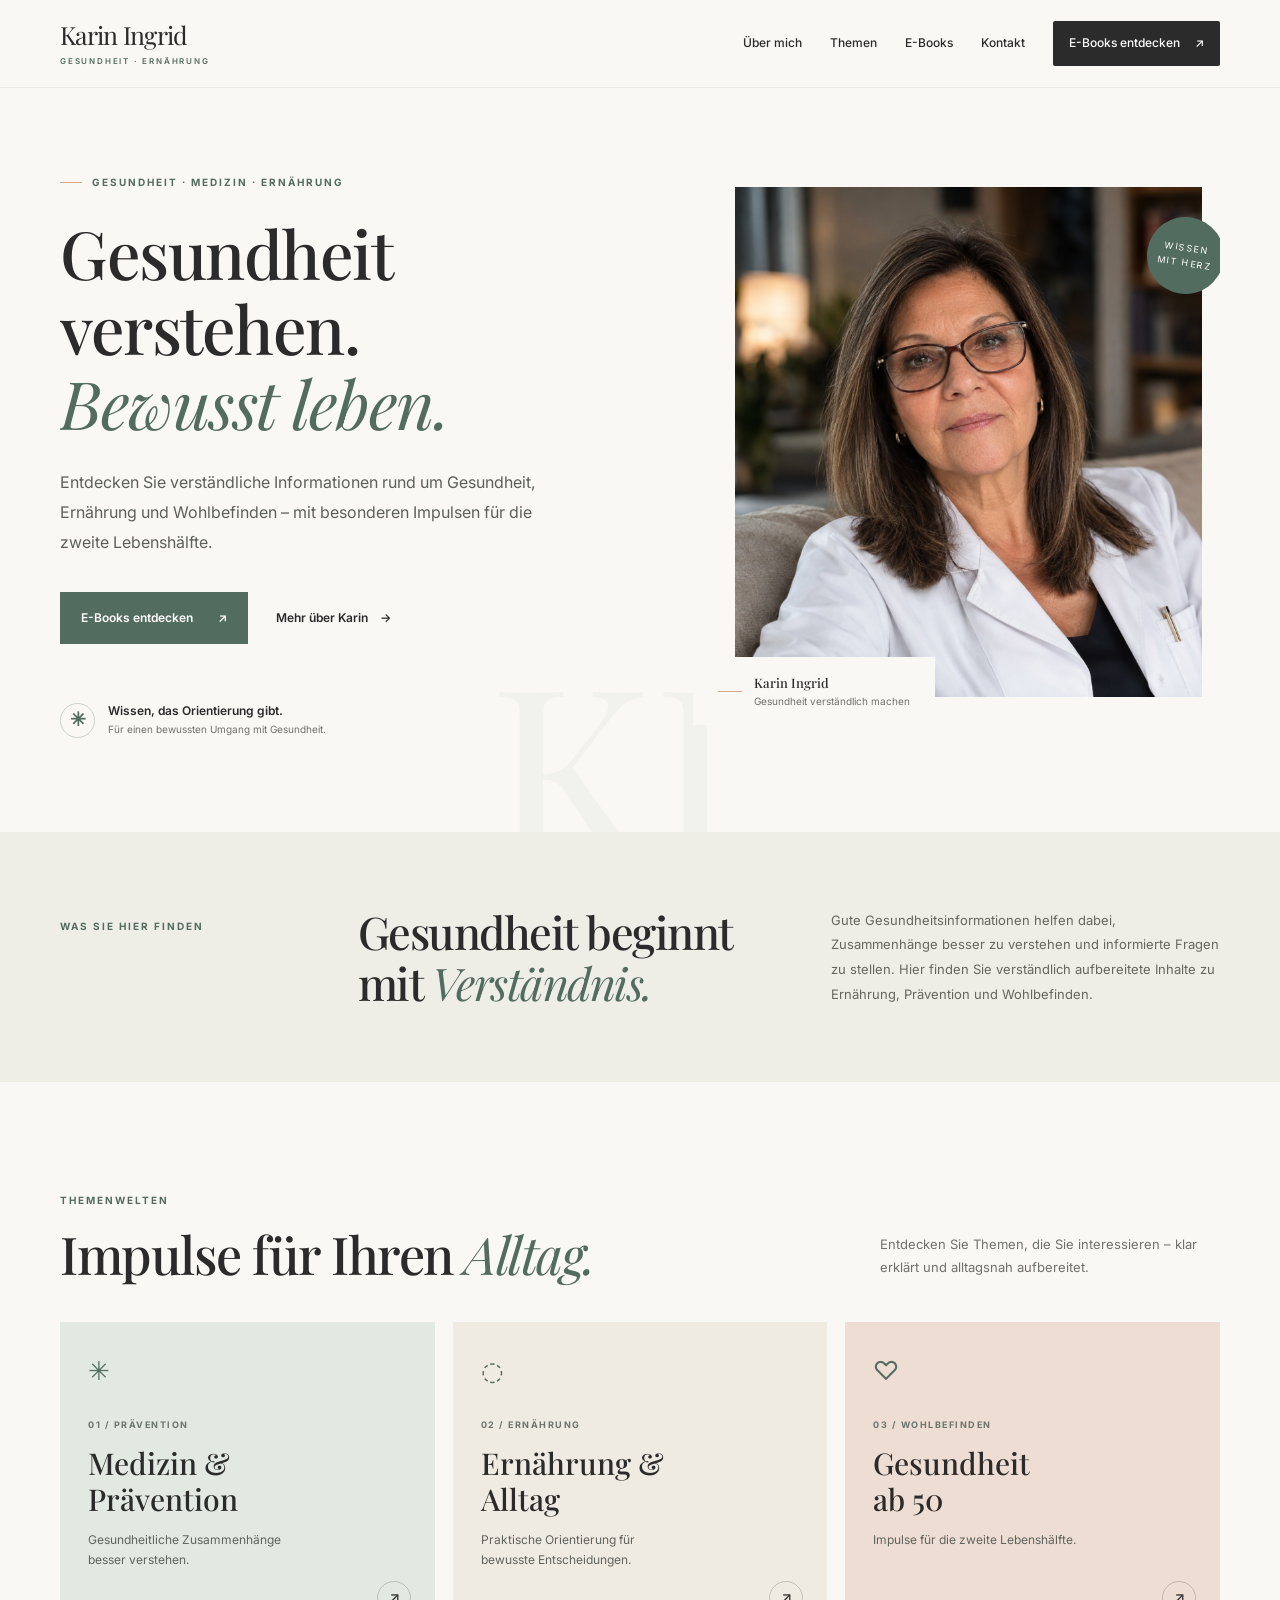
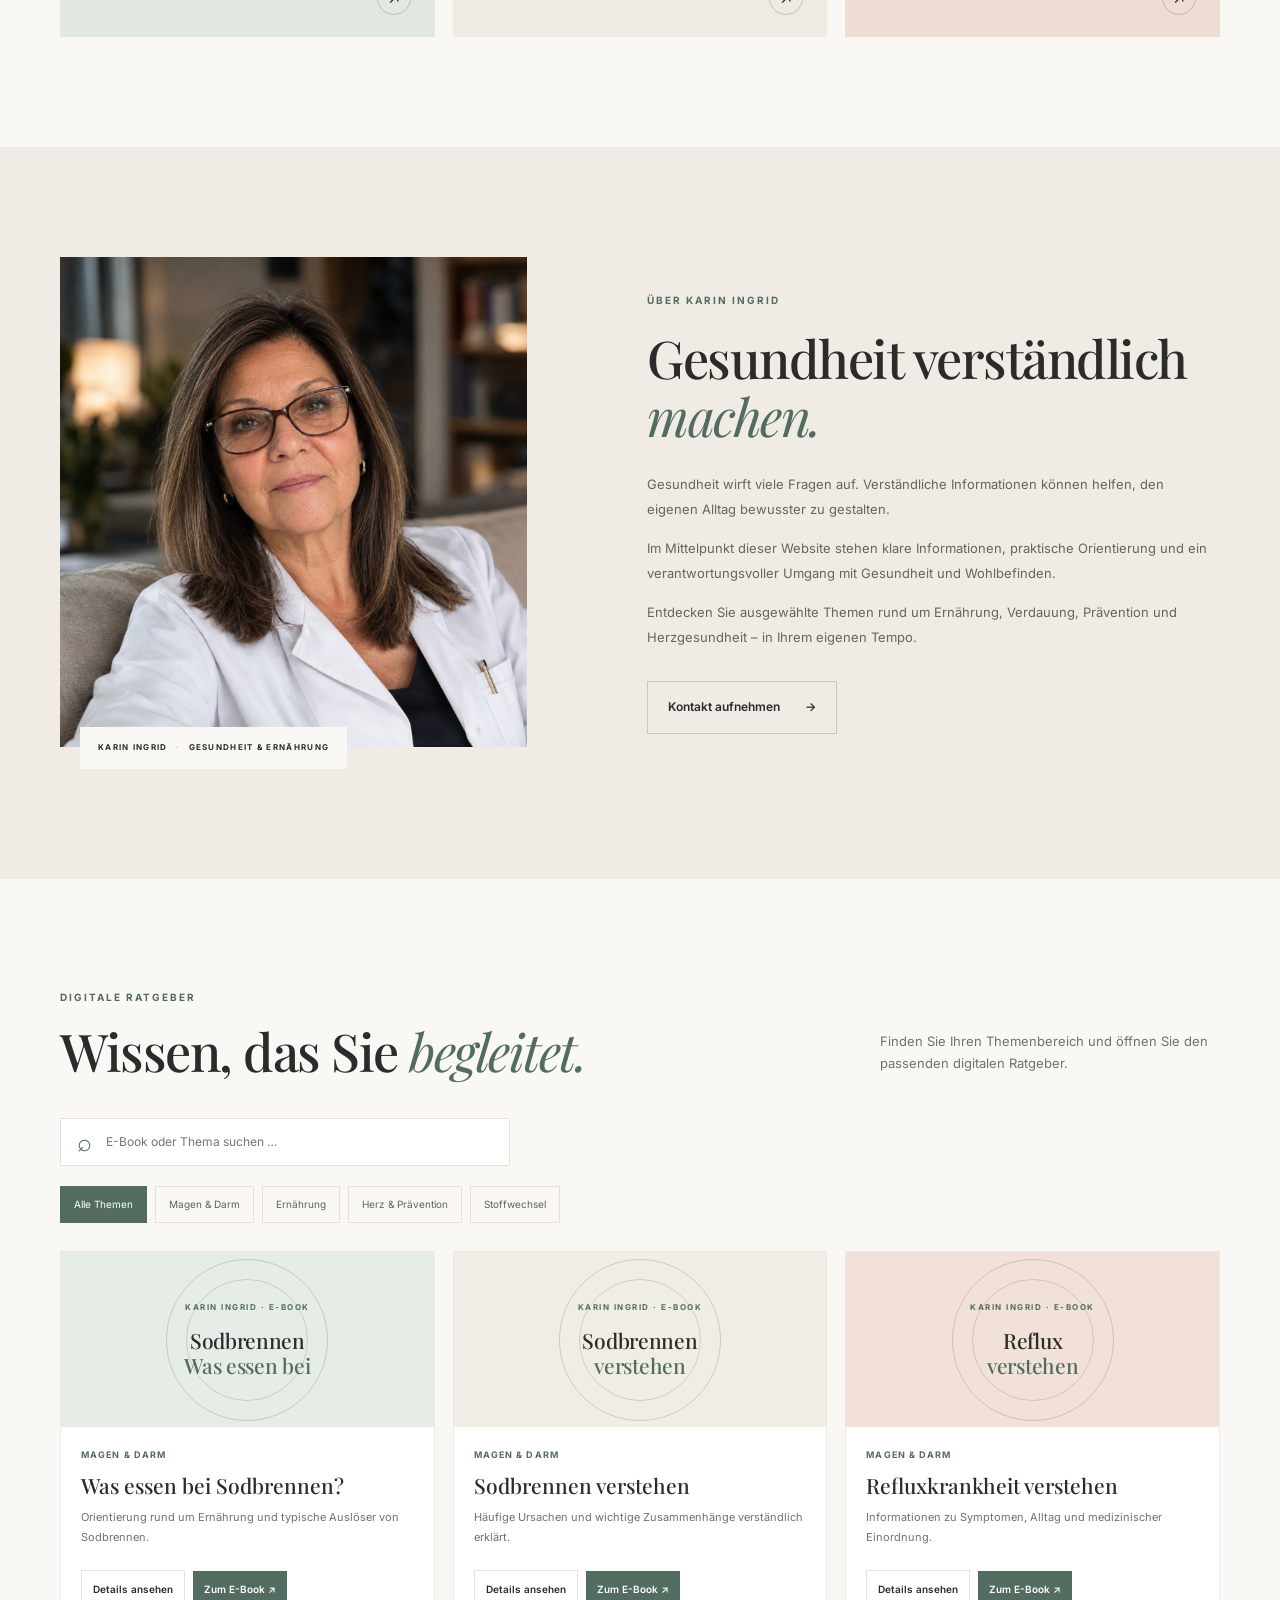
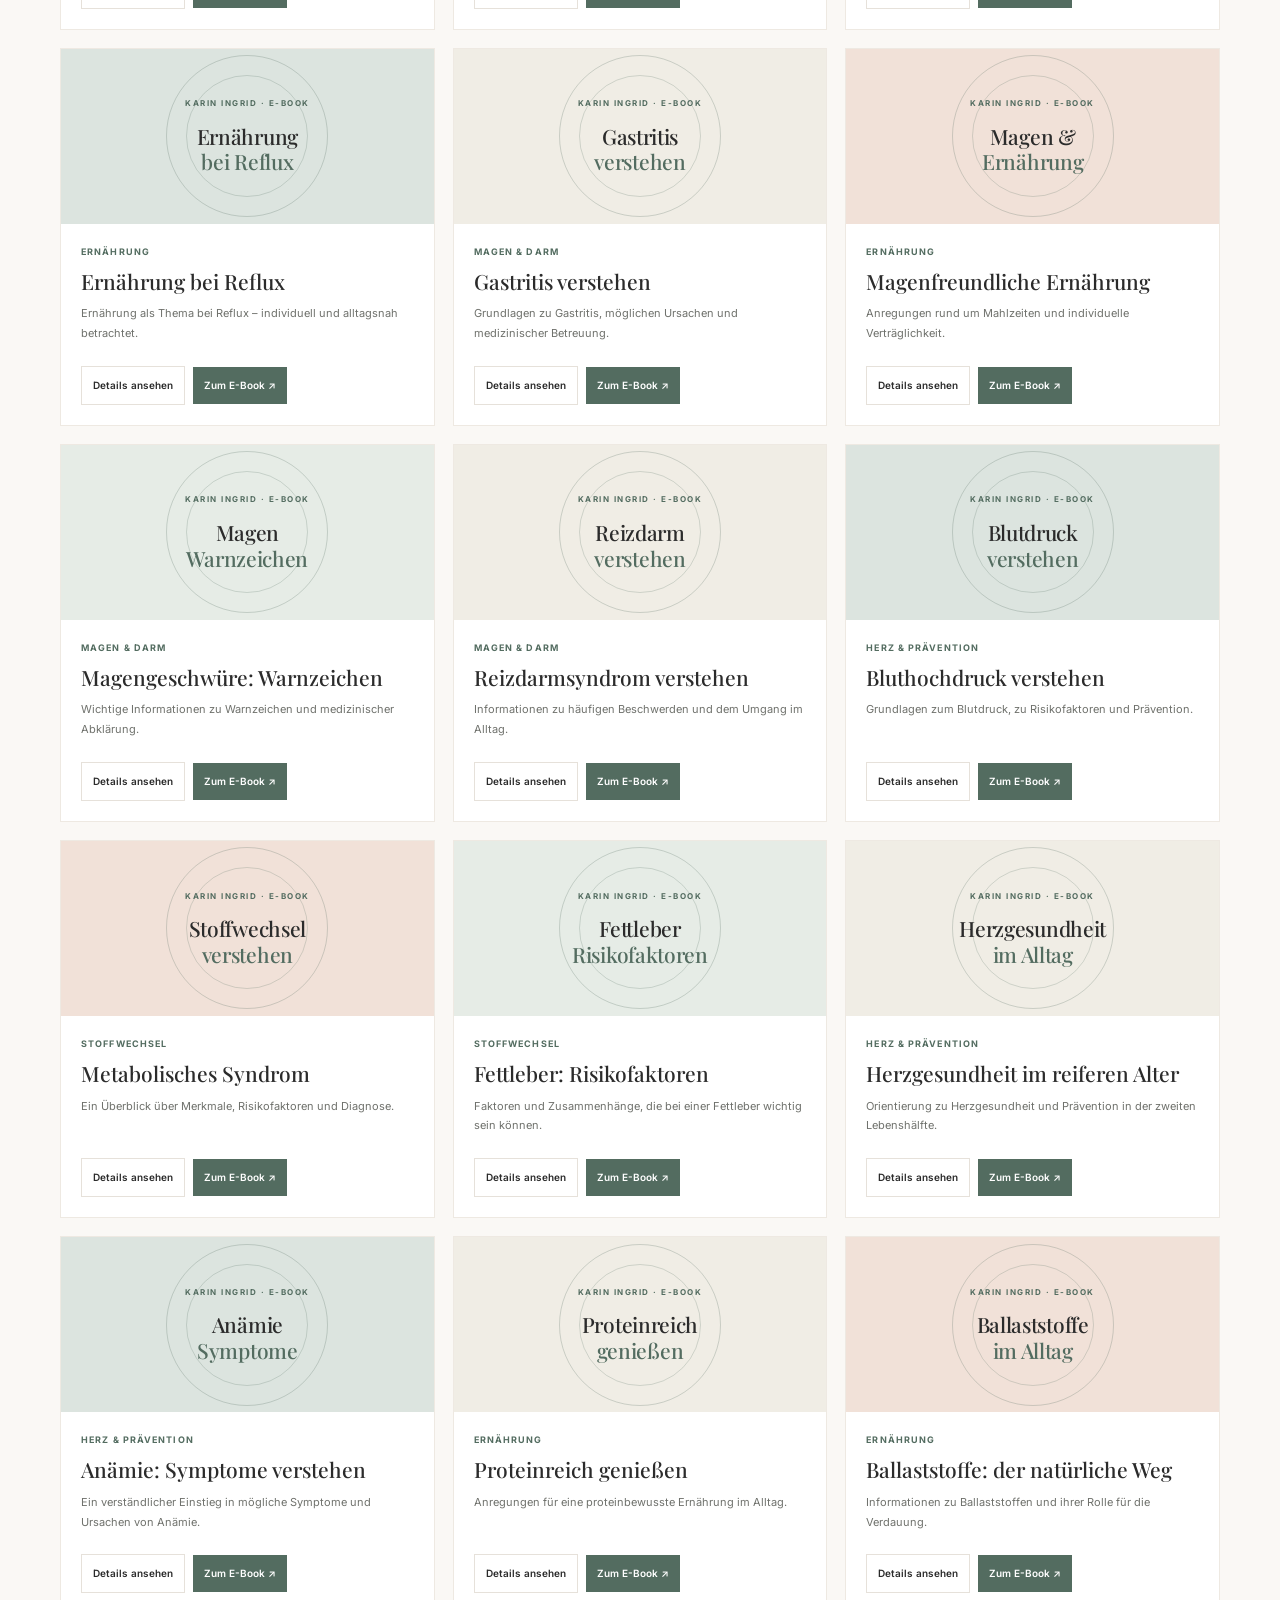
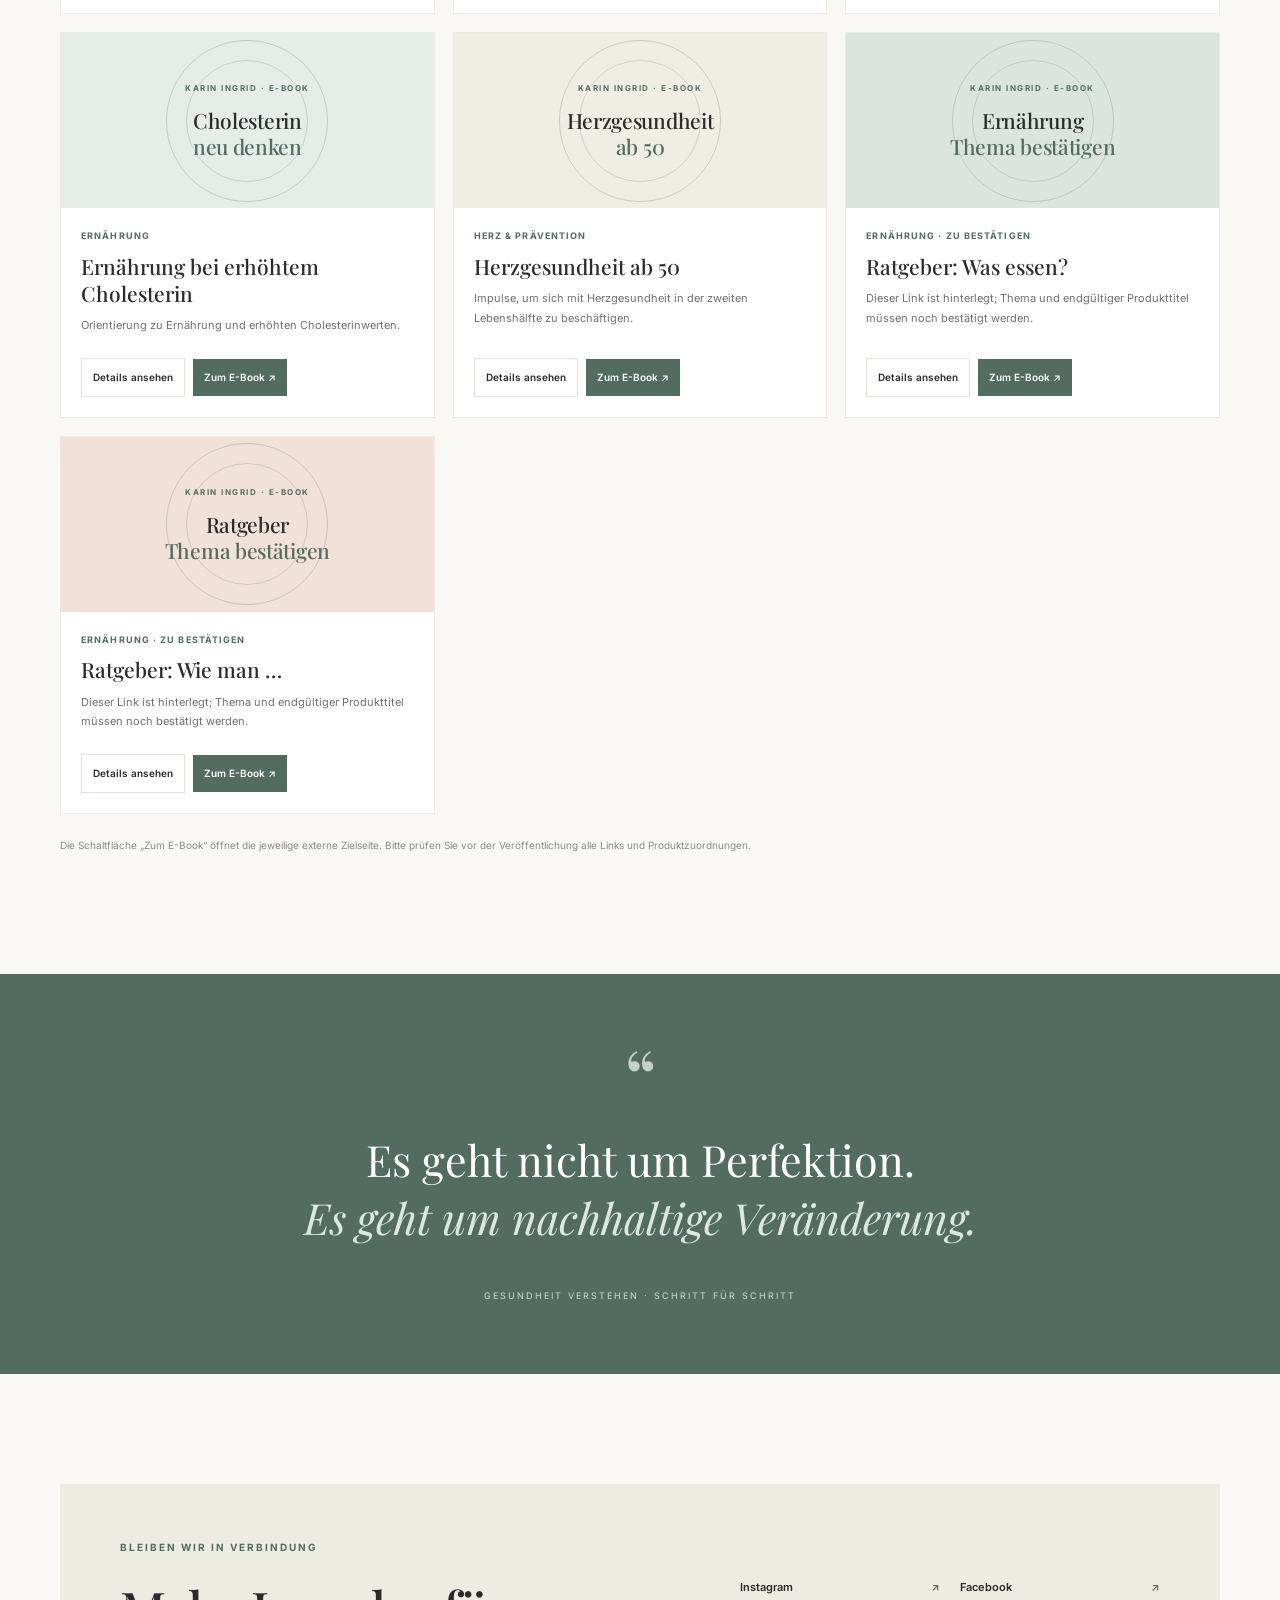
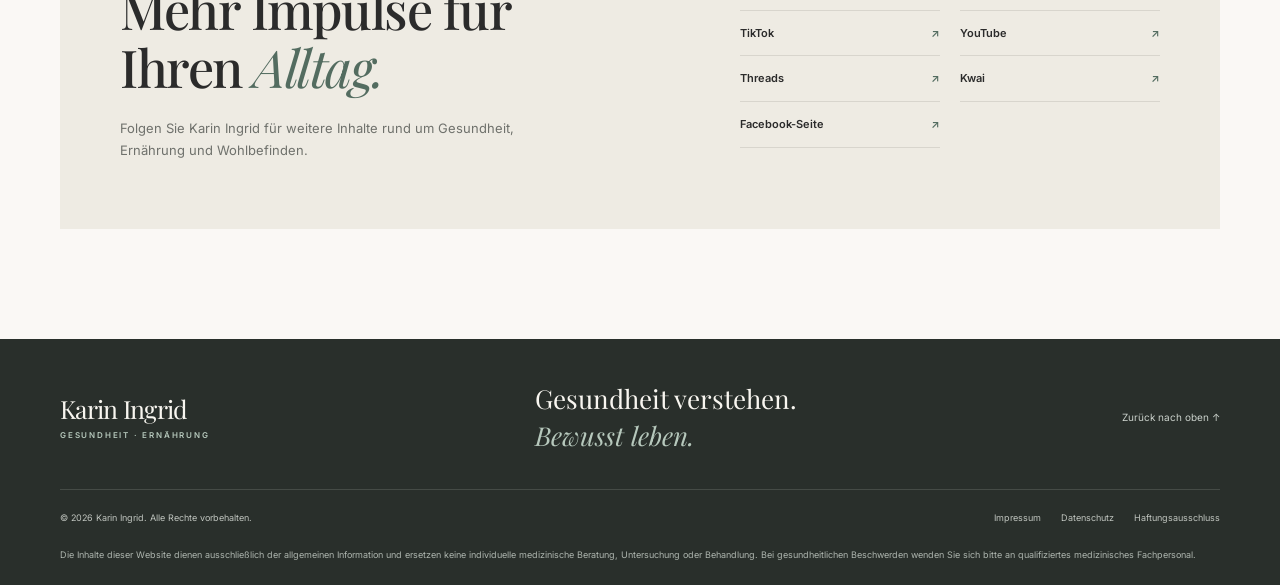
<file: extracted_site/karin-ingrid-site/index.html>
<!doctype html>
<html lang="de">
<head>
<meta charset="utf-8"><meta name="viewport" content="width=device-width, initial-scale=1">
<meta name="description" content="Verständliche Informationen zu Gesundheit, Ernährung, Prävention und Wohlbefinden. Entdecken Sie die E-Books von Karin Ingrid.">
<meta name="theme-color" content="#FAF8F5"><meta property="og:title" content="Karin Ingrid | Gesundheit verstehen. Bewusst leben."><meta property="og:description" content="Impulse rund um Gesundheit, Ernährung und Wohlbefinden."><meta property="og:type" content="website">
<title>Karin Ingrid | Gesundheit verstehen. Bewusst leben.</title>
<link rel="preconnect" href="https://fonts.googleapis.com"><link rel="preconnect" href="https://fonts.gstatic.com" crossorigin><link href="https://fonts.googleapis.com/css2?family=Inter:wght@400;500;600;700&family=Playfair+Display:wght@400;500;600;700&display=swap" rel="stylesheet"><link rel="stylesheet" href="styles.css">
</head>
<body>
<header class="header"><a class="brand" href="#start" aria-label="Karin Ingrid Startseite">Karin Ingrid<span>GESUNDHEIT · ERNÄHRUNG</span></a><button class="menu-toggle" aria-expanded="false" aria-label="Menü öffnen">☰</button><nav class="nav"><a href="#ueber-mich">Über mich</a><a href="#themen">Themen</a><a href="#ebooks">E-Books</a><a href="#kontakt">Kontakt</a><a class="nav-cta" href="#ebooks">E-Books entdecken <span>↗</span></a></nav></header>
<main id="start">
<section class="hero section-wrap"><div class="hero-copy"><p class="eyebrow"><span></span> GESUNDHEIT · MEDIZIN · ERNÄHRUNG</p><h1>Gesundheit verstehen.<br><em>Bewusst leben.</em></h1><p class="lead">Entdecken Sie verständliche Informationen rund um Gesundheit, Ernährung und Wohlbefinden – mit besonderen Impulsen für die zweite Lebenshälfte.</p><div class="hero-actions"><a class="btn btn-primary" href="#ebooks">E-Books entdecken <span>↗</span></a><a class="text-link" href="#ueber-mich">Mehr über Karin <span>→</span></a></div><div class="hero-note"><span class="note-mark">✳</span><span>Wissen, das Orientierung gibt.<br><small>Für einen bewussten Umgang mit Gesundheit.</small></span></div></div><div class="hero-portrait"><div class="portrait-frame"><img src="assets/karin-ingrid.png" alt="Porträt von Karin Ingrid mit weißem Arztkittel und dunkler Brille"></div><div class="portrait-caption"><span class="caption-line"></span><span>Karin Ingrid<br><small>Gesundheit verständlich machen</small></span></div><div class="portrait-stamp">WISSEN<br>MIT HERZ</div></div><div class="hero-ornament" aria-hidden="true">KI</div></section>
<section class="intro-band"><div class="section-wrap intro-grid"><p class="eyebrow">WAS SIE HIER FINDEN</p><h2>Gesundheit beginnt<br>mit <em>Verständnis.</em></h2><p>Gute Gesundheitsinformationen helfen dabei, Zusammenhänge besser zu verstehen und informierte Fragen zu stellen. Hier finden Sie verständlich aufbereitete Inhalte zu Ernährung, Prävention und Wohlbefinden.</p></div></section>
<section id="themen" class="section-wrap topics section-pad"><div class="section-heading"><div><p class="eyebrow">THEMENWELTEN</p><h2>Impulse für Ihren <em>Alltag.</em></h2></div><p>Entdecken Sie Themen, die Sie interessieren – klar erklärt und alltagsnah aufbereitet.</p></div><div class="topic-grid"><a class="topic-card topic-sage" href="#ebooks"><span class="topic-icon">✳</span><span class="topic-no">01 / PRÄVENTION</span><h3>Medizin &<br>Prävention</h3><p>Gesundheitliche Zusammenhänge besser verstehen.</p><span class="circle-arrow">↗</span></a><a class="topic-card topic-cream" href="#ebooks"><span class="topic-icon">◌</span><span class="topic-no">02 / ERNÄHRUNG</span><h3>Ernährung &<br>Alltag</h3><p>Praktische Orientierung für bewusste Entscheidungen.</p><span class="circle-arrow">↗</span></a><a class="topic-card topic-terra" href="#ebooks"><span class="topic-icon">♡</span><span class="topic-no">03 / WOHLBEFINDEN</span><h3>Gesundheit<br>ab 50</h3><p>Impulse für die zweite Lebenshälfte.</p><span class="circle-arrow">↗</span></a></div></section>
<section id="ueber-mich" class="about section-pad"><div class="section-wrap about-grid"><div class="about-image"><img src="assets/karin-ingrid.png" alt="Karin Ingrid in weißem Kittel in einer wohnlichen Umgebung"><div class="image-tag">KARIN INGRID <span>·</span> GESUNDHEIT & ERNÄHRUNG</div></div><div class="about-copy"><p class="eyebrow">ÜBER KARIN INGRID</p><h2>Gesundheit verständlich <em>machen.</em></h2><p class="lead">Gesundheit wirft viele Fragen auf. Verständliche Informationen können helfen, den eigenen Alltag bewusster zu gestalten.</p><p>Im Mittelpunkt dieser Website stehen klare Informationen, praktische Orientierung und ein verantwortungsvoller Umgang mit Gesundheit und Wohlbefinden.</p><p>Entdecken Sie ausgewählte Themen rund um Ernährung, Verdauung, Prävention und Herzgesundheit – in Ihrem eigenen Tempo.</p><a class="btn btn-outline" href="#kontakt">Kontakt aufnehmen <span>→</span></a></div></div></section>
<section id="ebooks" class="section-wrap ebooks section-pad"><div class="section-heading"><div><p class="eyebrow">DIGITALE RATGEBER</p><h2>Wissen, das Sie <em>begleitet.</em></h2></div><p>Finden Sie Ihren Themenbereich und öffnen Sie den passenden digitalen Ratgeber.</p></div><div class="catalog-tools"><label class="searchbox"><span aria-hidden="true">⌕</span><input id="search" type="search" placeholder="E-Book oder Thema suchen …" aria-label="E-Books suchen"></label><div class="filters" role="group" aria-label="E-Books nach Thema filtern"><button class="filter active" data-filter="Alle Themen">Alle Themen</button><button class="filter" data-filter="Magen & Darm">Magen & Darm</button><button class="filter" data-filter="Ernährung">Ernährung</button><button class="filter" data-filter="Herz & Prävention">Herz & Prävention</button><button class="filter" data-filter="Stoffwechsel">Stoffwechsel</button></div></div><div id="catalog" class="book-grid" aria-live="polite"></div><p id="empty" class="empty-state" hidden>Keine passenden E-Books gefunden. Ändern Sie Ihre Suche oder wählen Sie ein anderes Thema.</p><p class="catalog-note">Die Schaltfläche „Zum E-Book“ öffnet die jeweilige externe Zielseite. Bitte prüfen Sie vor der Veröffentlichung alle Links und Produktzuordnungen.</p></section>
<section class="quote-band"><div class="section-wrap quote-inner"><span class="quote-symbol">“</span><blockquote>Es geht nicht um Perfektion.<br><em>Es geht um nachhaltige Veränderung.</em></blockquote><p>GESUNDHEIT VERSTEHEN · SCHRITT FÜR SCHRITT</p></div></section>
<section id="kontakt" class="section-wrap contact section-pad"><div class="contact-card"><div><p class="eyebrow">BLEIBEN WIR IN VERBINDUNG</p><h2>Mehr Impulse für<br>Ihren <em>Alltag.</em></h2><p>Folgen Sie Karin Ingrid für weitere Inhalte rund um Gesundheit, Ernährung und Wohlbefinden.</p></div><div class="social-links"><a href="https://www.instagram.com/karinzeit?stkn=NmZiY2VzaW1leXlo" target="_blank" rel="noopener noreferrer">Instagram <span>↗</span></a><a href="https://www.facebook.com/share/1c8J76URqe/" target="_blank" rel="noopener noreferrer">Facebook <span>↗</span></a><a href="https://www.tiktok.com/@karinzeit" target="_blank" rel="noopener noreferrer">TikTok <span>↗</span></a><a href="https://youtube.com/@karinzeit?si=prrRmxwtRBUQ0sit" target="_blank" rel="noopener noreferrer">YouTube <span>↗</span></a><a href="https://www.threads.com/@karinzeit" target="_blank" rel="noopener noreferrer">Threads <span>↗</span></a><a href="https://k.kwai.com/u/@kariningrid673/NxhDbbCg" target="_blank" rel="noopener noreferrer">Kwai <span>↗</span></a><a href="https://www.facebook.com/share/1DzZyfFWRL/" target="_blank" rel="noopener noreferrer">Facebook-Seite <span>↗</span></a></div></div></section>
</main>
<footer class="footer"><div class="section-wrap footer-top"><a class="brand brand-footer" href="#start">Karin Ingrid<span>GESUNDHEIT · ERNÄHRUNG</span></a><p>Gesundheit verstehen.<br><em>Bewusst leben.</em></p><a class="back-top" href="#start">Zurück nach oben ↑</a></div><div class="section-wrap footer-bottom"><span>© <span id="year"></span> Karin Ingrid. Alle Rechte vorbehalten.</span><div><a href="impressum.html">Impressum</a><a href="datenschutz.html">Datenschutz</a><a href="haftungsausschluss.html">Haftungsausschluss</a></div></div><div class="section-wrap disclaimer">Die Inhalte dieser Website dienen ausschließlich der allgemeinen Information und ersetzen keine individuelle medizinische Beratung, Untersuchung oder Behandlung. Bei gesundheitlichen Beschwerden wenden Sie sich bitte an qualifiziertes medizinisches Fachpersonal.</div></footer>
<script src="app.js"></script>
</body></html>
</file>
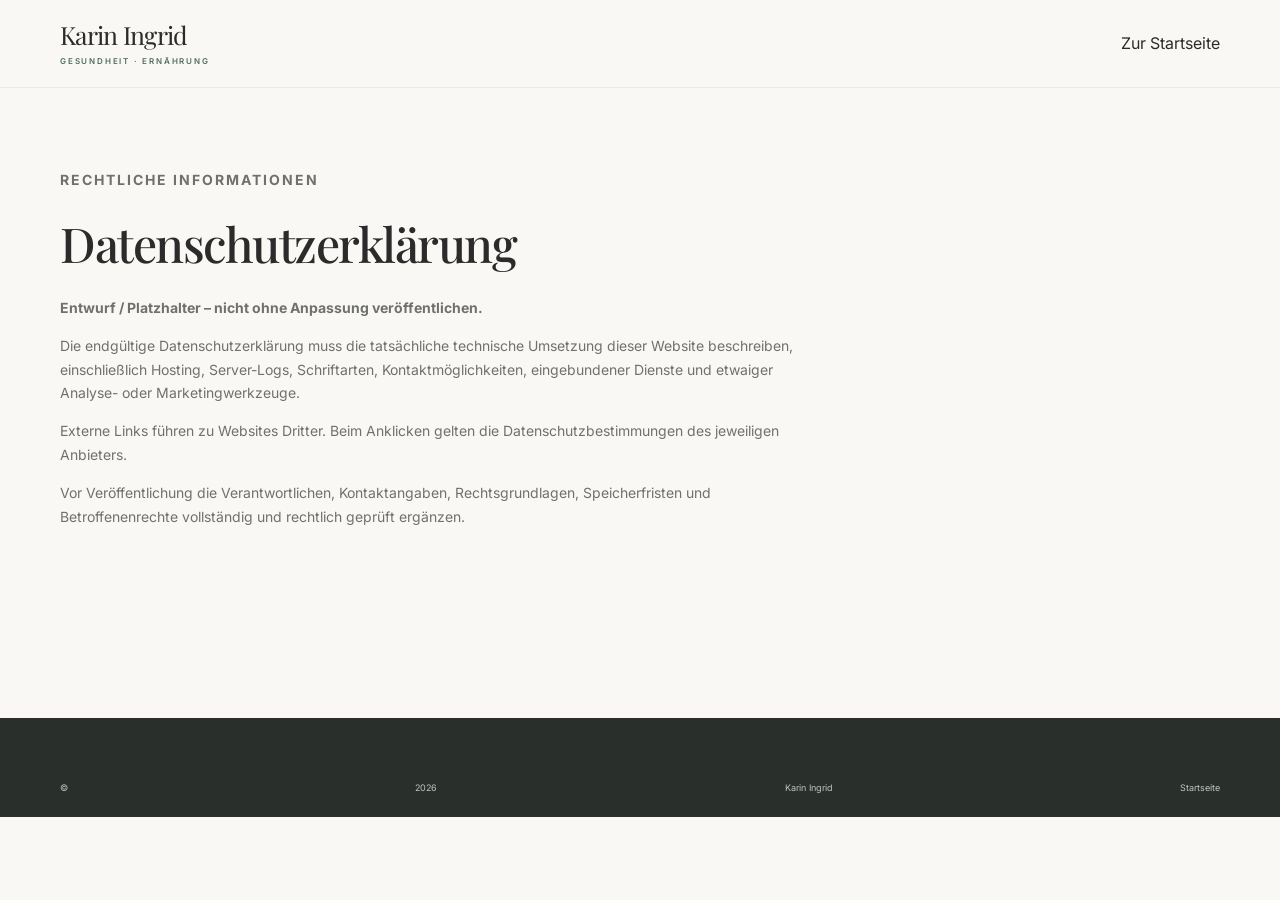
<file: extracted_site/karin-ingrid-site/datenschutz.html>
<!doctype html><html lang="de"><head><meta charset="utf-8"><meta name="viewport" content="width=device-width, initial-scale=1"><title>Datenschutz | Karin Ingrid</title><link rel="stylesheet" href="styles.css"><link href="https://fonts.googleapis.com/css2?family=Inter:wght@400;500;600&family=Playfair+Display:wght@400;500;600&display=swap" rel="stylesheet"></head><body><header class="header"><a class="brand" href="index.html">Karin Ingrid<span>GESUNDHEIT · ERNÄHRUNG</span></a><a href="index.html">Zur Startseite</a></header><main class="section-wrap legal-page"><p class="eyebrow">RECHTLICHE INFORMATIONEN</p><h1>Datenschutzerklärung</h1><p><strong>Entwurf / Platzhalter – nicht ohne Anpassung veröffentlichen.</strong></p><p>Die endgültige Datenschutzerklärung muss die tatsächliche technische Umsetzung dieser Website beschreiben, einschließlich Hosting, Server-Logs, Schriftarten, Kontaktmöglichkeiten, eingebundener Dienste und etwaiger Analyse- oder Marketingwerkzeuge.</p><p>Externe Links führen zu Websites Dritter. Beim Anklicken gelten die Datenschutzbestimmungen des jeweiligen Anbieters.</p><p>Vor Veröffentlichung die Verantwortlichen, Kontaktangaben, Rechtsgrundlagen, Speicherfristen und Betroffenenrechte vollständig und rechtlich geprüft ergänzen.</p></main><footer class="footer"><div class="section-wrap footer-bottom">© <span id="year"></span> Karin Ingrid <a href="index.html">Startseite</a></div></footer><script>document.getElementById('year').textContent=new Date().getFullYear()</script></body></html>
</file>
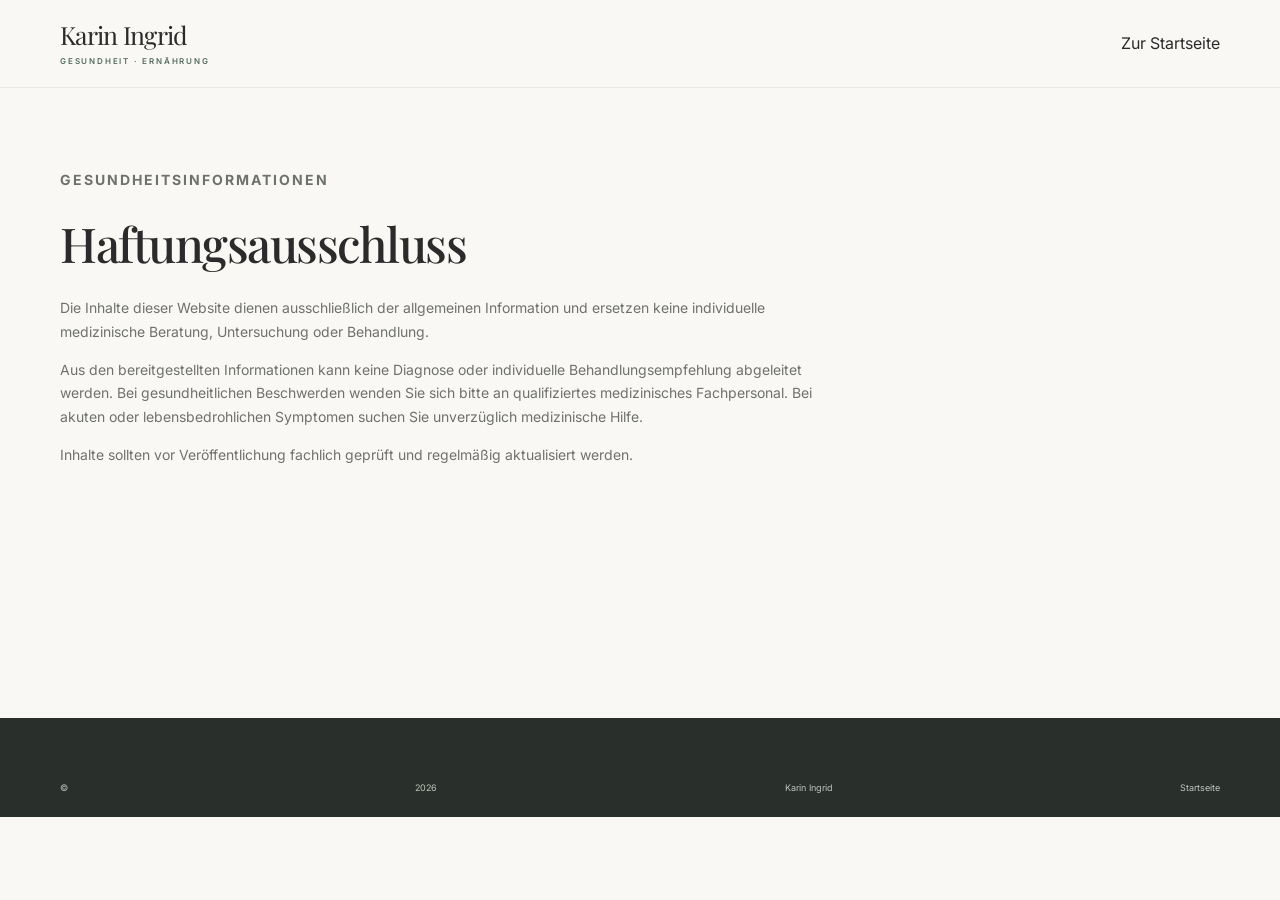
<file: extracted_site/karin-ingrid-site/haftungsausschluss.html>
<!doctype html><html lang="de"><head><meta charset="utf-8"><meta name="viewport" content="width=device-width, initial-scale=1"><title>Haftungsausschluss | Karin Ingrid</title><link rel="stylesheet" href="styles.css"><link href="https://fonts.googleapis.com/css2?family=Inter:wght@400;500;600&family=Playfair+Display:wght@400;500;600&display=swap" rel="stylesheet"></head><body><header class="header"><a class="brand" href="index.html">Karin Ingrid<span>GESUNDHEIT · ERNÄHRUNG</span></a><a href="index.html">Zur Startseite</a></header><main class="section-wrap legal-page"><p class="eyebrow">GESUNDHEITSINFORMATIONEN</p><h1>Haftungsausschluss</h1><p>Die Inhalte dieser Website dienen ausschließlich der allgemeinen Information und ersetzen keine individuelle medizinische Beratung, Untersuchung oder Behandlung.</p><p>Aus den bereitgestellten Informationen kann keine Diagnose oder individuelle Behandlungsempfehlung abgeleitet werden. Bei gesundheitlichen Beschwerden wenden Sie sich bitte an qualifiziertes medizinisches Fachpersonal. Bei akuten oder lebensbedrohlichen Symptomen suchen Sie unverzüglich medizinische Hilfe.</p><p>Inhalte sollten vor Veröffentlichung fachlich geprüft und regelmäßig aktualisiert werden.</p></main><footer class="footer"><div class="section-wrap footer-bottom">© <span id="year"></span> Karin Ingrid <a href="index.html">Startseite</a></div></footer><script>document.getElementById('year').textContent=new Date().getFullYear()</script></body></html>
</file>
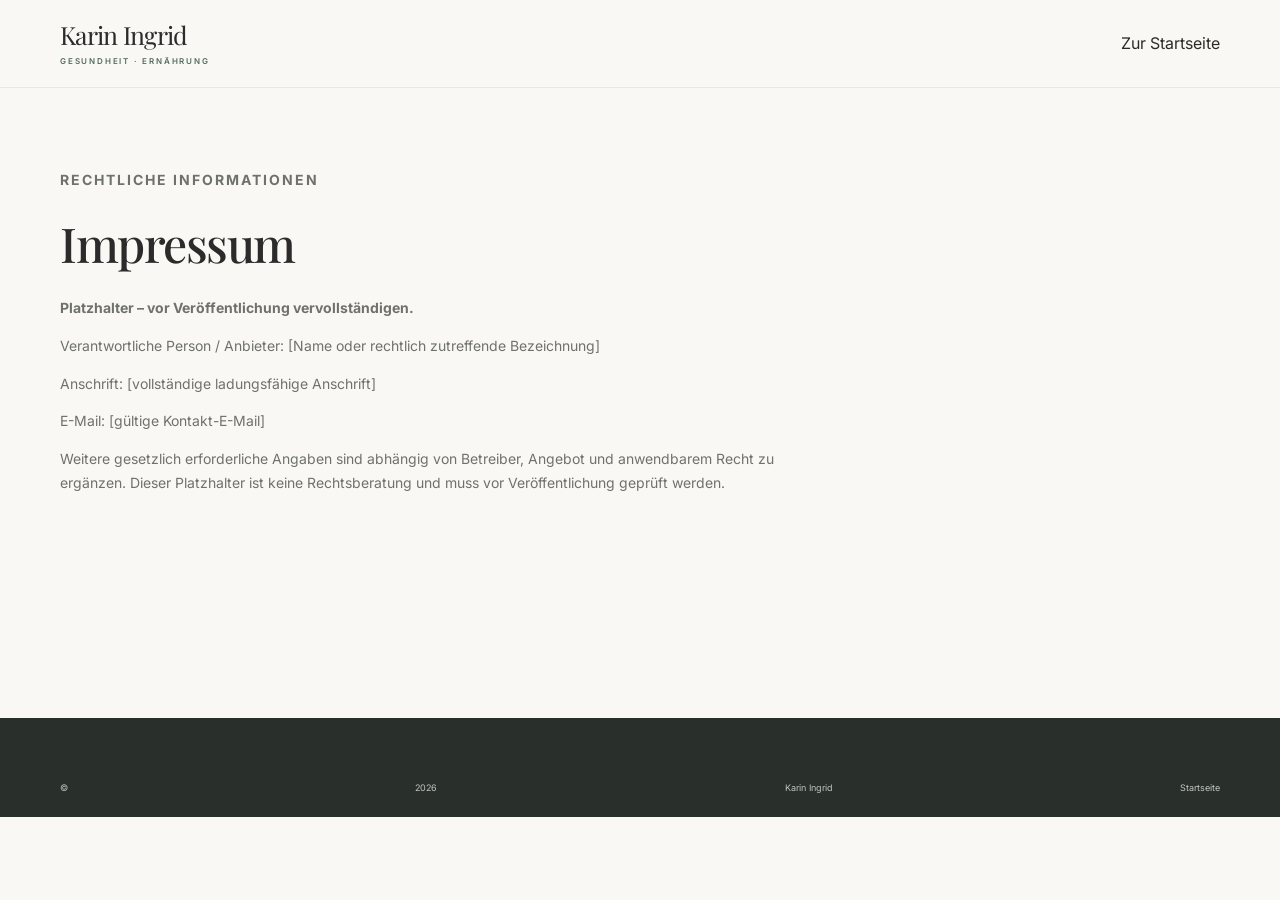
<file: extracted_site/karin-ingrid-site/impressum.html>
<!doctype html><html lang="de"><head><meta charset="utf-8"><meta name="viewport" content="width=device-width, initial-scale=1"><title>Impressum | Karin Ingrid</title><link rel="stylesheet" href="styles.css"><link href="https://fonts.googleapis.com/css2?family=Inter:wght@400;500;600&family=Playfair+Display:wght@400;500;600&display=swap" rel="stylesheet"></head><body><header class="header"><a class="brand" href="index.html">Karin Ingrid<span>GESUNDHEIT · ERNÄHRUNG</span></a><a href="index.html">Zur Startseite</a></header><main class="section-wrap legal-page"><p class="eyebrow">RECHTLICHE INFORMATIONEN</p><h1>Impressum</h1><p><strong>Platzhalter – vor Veröffentlichung vervollständigen.</strong></p><p>Verantwortliche Person / Anbieter: [Name oder rechtlich zutreffende Bezeichnung]</p><p>Anschrift: [vollständige ladungsfähige Anschrift]</p><p>E-Mail: [gültige Kontakt-E-Mail]</p><p>Weitere gesetzlich erforderliche Angaben sind abhängig von Betreiber, Angebot und anwendbarem Recht zu ergänzen. Dieser Platzhalter ist keine Rechtsberatung und muss vor Veröffentlichung geprüft werden.</p></main><footer class="footer"><div class="section-wrap footer-bottom">© <span id="year"></span> Karin Ingrid <a href="index.html">Startseite</a></div></footer><script>document.getElementById('year').textContent=new Date().getFullYear()</script></body></html>
</file>
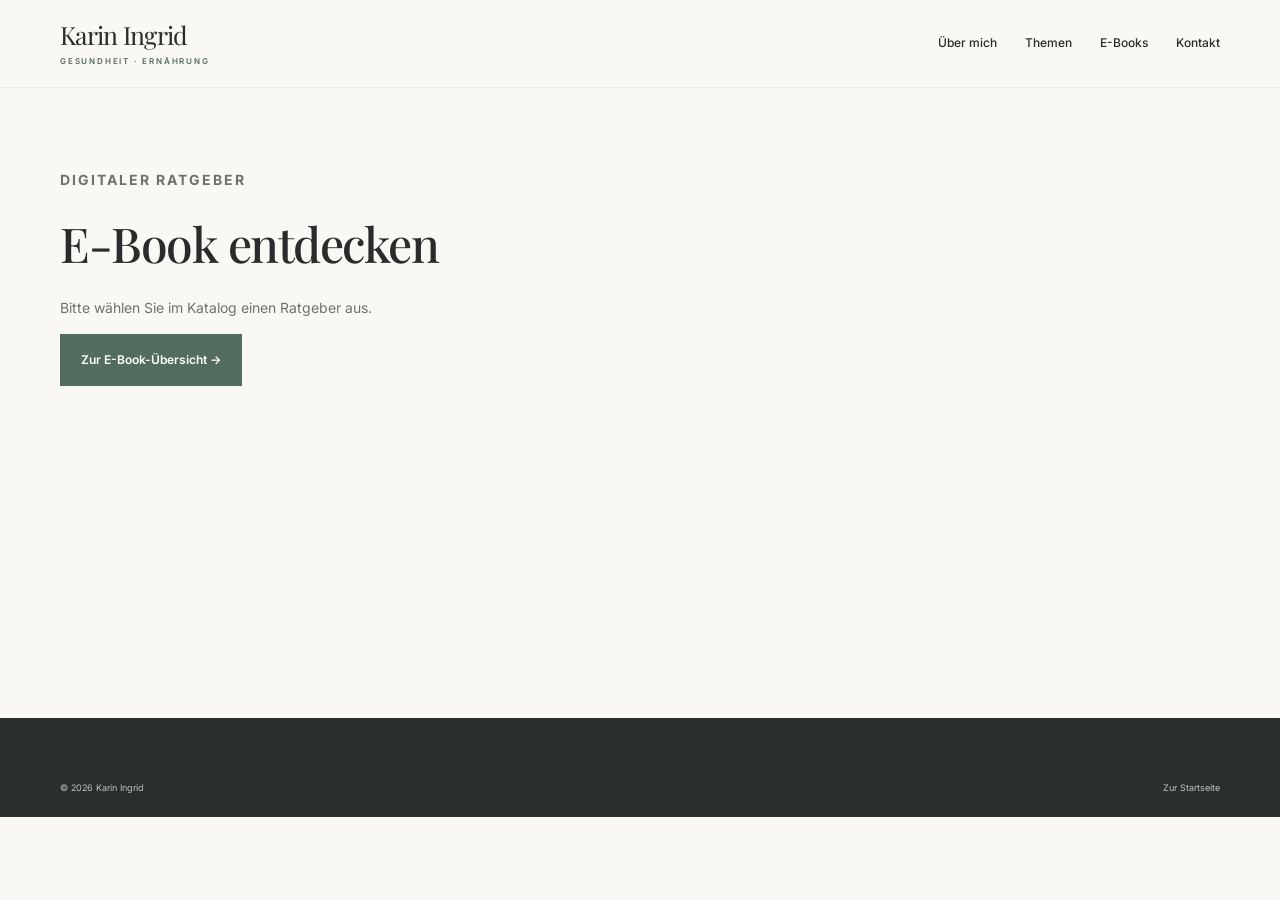
<file: extracted_site/karin-ingrid-site/produkt.html>
<!doctype html><html lang="de"><head><meta charset="utf-8"><meta name="viewport" content="width=device-width, initial-scale=1"><meta name="description" content="Entdecken Sie den digitalen Ratgeber von Karin Ingrid."><title>E-Book | Karin Ingrid</title><link rel="preconnect" href="https://fonts.googleapis.com"><link href="https://fonts.googleapis.com/css2?family=Inter:wght@400;500;600;700&family=Playfair+Display:wght@400;500;600;700&display=swap" rel="stylesheet"><link rel="stylesheet" href="styles.css"></head><body><header class="header"><a class="brand" href="index.html">Karin Ingrid<span>GESUNDHEIT · ERNÄHRUNG</span></a><nav class="nav"><a href="index.html#ueber-mich">Über mich</a><a href="index.html#themen">Themen</a><a href="index.html#ebooks">E-Books</a><a href="index.html#kontakt">Kontakt</a></nav></header><main class="section-wrap legal-page" id="product"><p class="eyebrow">DIGITALER RATGEBER</p><h1>E-Book entdecken</h1><p>Bitte wählen Sie im Katalog einen Ratgeber aus.</p><a class="btn btn-primary" href="index.html#ebooks">Zur E-Book-Übersicht →</a></main><footer class="footer"><div class="section-wrap footer-bottom"><span>© <span id="year"></span> Karin Ingrid</span><a href="index.html">Zur Startseite</a></div></footer><script src="books.js"></script></body></html>
</file>
<file: extracted_site/karin-ingrid-site/styles.css>
:root{--paper:#FAF8F5;--sage:#8FA89B;--sage-dark:#536c60;--terra:#D9A58B;--ink:#2B2B2B;--muted:#6f716c;--line:#e6e1da;--white:#fff;--serif:'Playfair Display',Georgia,serif;--sans:'Inter',Arial,sans-serif}*{box-sizing:border-box}html{scroll-behavior:smooth;scroll-padding-top:90px}body{margin:0;background:var(--paper);color:var(--ink);font-family:var(--sans);line-height:1.7;-webkit-font-smoothing:antialiased}a{color:inherit;text-decoration:none}button,input{font:inherit}.section-wrap{width:min(1160px,calc(100% - 56px));margin-inline:auto}.section-pad{padding-top:110px;padding-bottom:110px}.header{height:88px;display:flex;align-items:center;justify-content:space-between;padding:0 max(28px,calc((100vw - 1160px)/2));border-bottom:1px solid rgba(43,43,43,.08);background:rgba(250,248,245,.94);backdrop-filter:blur(12px);position:sticky;top:0;z-index:20}.brand{font-family:var(--serif);font-size:25px;line-height:1.1;letter-spacing:-.7px;display:flex;flex-direction:column}.brand span{font:600 8px var(--sans);letter-spacing:1.8px;margin-top:8px;color:var(--sage-dark)}.nav{display:flex;align-items:center;gap:28px;font-size:12px;font-weight:500}.nav>a:not(.nav-cta){transition:color .2s}.nav>a:hover,.text-link:hover{color:var(--sage-dark)}.nav-cta{background:var(--ink);color:#fff;padding:12px 16px;border-radius:2px}.nav-cta span{margin-left:12px}.menu-toggle{display:none;border:0;background:none;font-size:25px}.hero{min-height:690px;display:grid;grid-template-columns:1fr .88fr;align-items:center;gap:70px;padding-top:62px;padding-bottom:70px;position:relative;overflow:hidden}.hero-copy{padding:24px 0;position:relative;z-index:2}.eyebrow{font-size:10px;font-weight:700;letter-spacing:2px;color:var(--sage-dark);margin:0 0 24px;display:flex;align-items:center;gap:10px}.eyebrow>span{width:22px;height:1px;background:var(--terra)}h1,h2,h3,p{margin-top:0}h1,h2,h3{font-weight:500}h1,h2{font-family:var(--serif);letter-spacing:-1.5px;line-height:1.13}h1{font-size:clamp(44px,5.2vw,69px);margin-bottom:26px}h1 em,h2 em,blockquote em,.footer-top p em{font-weight:400;color:var(--sage-dark)}.lead{font-size:16px;line-height:1.9;color:#5d605a;max-width:520px}.hero-actions{display:flex;align-items:center;gap:28px;margin-top:34px}.btn{display:inline-flex;align-items:center;gap:25px;padding:15px 20px;font-size:12px;font-weight:600;transition:transform .2s,background .2s;border:1px solid transparent}.btn:hover{transform:translateY(-2px)}.btn-primary{background:var(--sage-dark);color:#fff}.btn-primary:hover{background:#40574c}.text-link{font-size:12px;font-weight:600}.text-link span{padding-left:9px}.hero-note{display:flex;align-items:center;gap:13px;margin-top:58px;font-size:12px;font-weight:600;line-height:1.5}.hero-note small{font-weight:400;color:var(--muted)}.note-mark{display:grid;place-items:center;width:35px;height:35px;border:1px solid #c8d2cb;border-radius:50%;color:var(--sage-dark);font-size:19px}.hero-portrait{position:relative;max-width:485px;justify-self:end;width:100%;padding:0 18px 28px 0}.portrait-frame{height:510px;overflow:hidden;background:#e5dfd5;position:relative}.portrait-frame:after{content:"";position:absolute;inset:14px -14px -14px 14px;border:1px solid var(--terra);pointer-events:none}.portrait-frame img{width:100%;height:100%;object-fit:cover;object-position:center 35%;display:block;position:relative;z-index:1}.portrait-caption{position:absolute;bottom:0;left:-42px;display:flex;gap:12px;align-items:center;background:var(--paper);padding:17px 25px;z-index:2;font:500 13px var(--serif)}.caption-line{height:1px;width:24px;background:var(--terra)}.portrait-caption small{font:10px var(--sans);color:var(--muted)}.portrait-stamp{position:absolute;right:-4px;top:30px;z-index:3;background:var(--sage-dark);color:white;width:77px;height:77px;border-radius:50%;display:grid;place-content:center;text-align:center;font-size:9px;letter-spacing:1.5px;line-height:1.6;transform:rotate(9deg)}.hero-ornament{position:absolute;bottom:-100px;left:37%;font:250px var(--serif);color:rgba(143,168,155,.08);pointer-events:none}.intro-band{background:#eeeee7;padding:74px 0}.intro-grid{display:grid;grid-template-columns:.65fr 1.1fr 1fr;align-items:center;gap:45px}.intro-grid .eyebrow{margin:0;align-self:start;padding-top:12px}.intro-grid h2{font-size:clamp(32px,3.7vw,45px);margin:0}.intro-grid>p:last-child{font-size:13px;color:#64665f;line-height:1.9;margin:0}.section-heading{display:flex;align-items:end;justify-content:space-between;gap:40px;margin-bottom:38px}.section-heading h2,.about-copy h2,.contact h2{font-size:clamp(36px,4.2vw,52px);margin:0}.section-heading .eyebrow{margin-bottom:16px}.section-heading>p{font-size:13px;color:var(--muted);max-width:340px;margin-bottom:6px}.topic-grid{display:grid;grid-template-columns:repeat(3,1fr);gap:18px}.topic-card{min-height:315px;padding:27px 28px;position:relative;transition:transform .25s;display:flex;flex-direction:column}.topic-card:hover{transform:translateY(-5px)}.topic-sage{background:#e2e9e2}.topic-cream{background:#f0ebe2}.topic-terra{background:#eeddd3}.topic-icon{font-size:26px;color:var(--sage-dark);margin-bottom:24px}.topic-no{font-size:9px;font-weight:700;letter-spacing:1.5px;color:#69746c}.topic-card h3{font:500 30px/1.2 var(--serif);margin:13px 0}.topic-card p{font-size:12px;color:#60645e;max-width:210px}.circle-arrow{position:absolute;right:24px;bottom:22px;width:34px;height:34px;border:1px solid rgba(43,43,43,.22);border-radius:50%;display:grid;place-items:center}.about{background:#f0ebe4}.about-grid{display:grid;grid-template-columns:.85fr 1fr;gap:100px;align-items:center}.about-image{position:relative;padding:0 20px 22px 0}.about-image img{width:100%;height:490px;object-fit:cover;object-position:center 32%;display:block}.image-tag{position:absolute;bottom:0;left:20px;background:var(--paper);padding:14px 18px;font-size:8px;font-weight:700;letter-spacing:1.3px}.image-tag span{color:var(--terra);padding:0 5px}.about-copy .eyebrow{margin-bottom:20px}.about-copy h2{margin-bottom:26px}.about-copy>p:not(.eyebrow){font-size:13px;color:#65665f;line-height:1.95}.btn-outline{border-color:#c8c6bd;margin-top:18px}.btn-outline:hover{background:#fff}.catalog-tools{display:flex;flex-direction:column;gap:20px;margin-bottom:28px}.searchbox{display:flex;align-items:center;gap:12px;background:#fff;border:1px solid var(--line);padding:0 16px;max-width:450px;height:48px}.searchbox>span{font-size:25px;color:var(--sage-dark)}.searchbox input{border:0;outline:0;width:100%;font-size:12px;background:transparent}.filters{display:flex;gap:8px;flex-wrap:wrap}.filter{border:1px solid var(--line);background:transparent;padding:9px 13px;font-size:10px;color:#5e625d;cursor:pointer}.filter:hover,.filter.active{background:var(--sage-dark);border-color:var(--sage-dark);color:white}.book-grid{display:grid;grid-template-columns:repeat(3,1fr);gap:18px}.book-card{background:white;border:1px solid #eee9e2;display:flex;flex-direction:column;min-width:0;transition:transform .2s,box-shadow .2s}.book-card:hover{transform:translateY(-3px);box-shadow:0 12px 30px rgba(43,43,43,.06)}.book-cover{height:175px;padding:20px;display:flex;align-items:center;justify-content:center;background:#e6ece6;position:relative;overflow:hidden}.book-cover:before{content:"";position:absolute;width:160px;height:160px;border:1px solid rgba(83,108,96,.25);border-radius:50%}.book-cover:after{content:"";position:absolute;width:120px;height:120px;border:1px solid rgba(83,108,96,.22);border-radius:50%}.book-cover.terra{background:#f1e1d8}.book-cover.cream{background:#f0ede5}.book-cover.sage2{background:#dce4df}.cover-copy{position:relative;z-index:1;text-align:center;max-width:220px}.cover-copy small{display:block;font-size:8px;letter-spacing:1.5px;font-weight:700;color:var(--sage-dark);margin-bottom:13px}.cover-copy strong{display:block;font:500 21px/1.22 var(--serif);letter-spacing:-.3px}.cover-copy em{font-style:normal;color:var(--sage-dark)}.book-info{padding:20px;display:flex;flex-direction:column;flex:1}.book-category{font-size:9px;letter-spacing:1.1px;color:var(--sage-dark);font-weight:700;text-transform:uppercase}.book-info h3{font:500 21px/1.3 var(--serif);margin:9px 0}.book-info p{font-size:11px;line-height:1.8;color:var(--muted);margin-bottom:22px}.book-actions{margin-top:auto;display:flex;gap:8px;align-items:center;flex-wrap:wrap}.book-actions a{font-size:10px;font-weight:600;padding:10px 11px}.details-link{border:1px solid var(--line)}.open-link{background:var(--sage-dark);color:#fff}.empty-state{padding:35px;text-align:center;color:var(--muted);font-size:13px}.catalog-note{font-size:10px;color:#898a83;margin-top:23px}.quote-band{background:var(--sage-dark);color:white;padding:70px 0;text-align:center}.quote-inner{display:flex;flex-direction:column;align-items:center}.quote-symbol{font:80px/ .8 var(--serif);color:#c3d1c7}.quote-inner blockquote{font:400 clamp(30px,4vw,43px)/1.35 var(--serif);margin:22px 0}.quote-inner blockquote em{color:#dce7de}.quote-inner>p{font-size:9px;letter-spacing:2px;color:#d0ddd3;margin:20px 0 0}.contact-card{background:#eeebe3;padding:55px 60px;display:grid;grid-template-columns:1fr .75fr;gap:60px;align-items:center}.contact-card h2{margin-bottom:20px}.contact-card>div:first-child>p:last-child{font-size:13px;color:var(--muted);max-width:400px}.social-links{display:grid;grid-template-columns:1fr 1fr;column-gap:20px}.social-links a{display:flex;justify-content:space-between;padding:13px 0;border-bottom:1px solid #d8d5cd;font-size:11px;font-weight:600}.social-links a span{color:var(--sage-dark)}.social-links a:hover{color:var(--sage-dark)}.footer{background:#292f2b;color:#f8f6f0;padding:42px 0 22px}.footer-top{display:flex;align-items:center;justify-content:space-between;padding-bottom:35px;border-bottom:1px solid #454b46}.brand-footer span{color:#b6c8bc}.footer-top>p{font:26px/1.4 var(--serif);margin:0}.footer-top p em{color:#b6c8bc}.back-top{font-size:10px;color:#cbd2cc}.footer-bottom{display:flex;justify-content:space-between;gap:20px;padding-top:20px;font-size:9px;color:#c0c5bf}.footer-bottom>div{display:flex;gap:20px}.footer-bottom a:hover{color:#fff}.disclaimer{font-size:9px;line-height:1.7;color:#aeb6af;padding-top:22px}.legal-page{min-height:70vh;padding:80px 0}.legal-page h1{font-size:48px}.legal-page p{max-width:760px;color:var(--muted);font-size:14px}
@media(max-width:900px){.nav{gap:16px}.hero{gap:35px;min-height:600px}.portrait-frame{height:440px}.intro-grid{grid-template-columns:.6fr 1fr;gap:25px}.intro-grid>p:last-child{grid-column:2}.about-grid{gap:50px}.about-image img{height:420px}.contact-card{padding:40px;gap:30px}.book-grid{grid-template-columns:repeat(2,1fr)}}
@media(max-width:680px){.section-wrap{width:calc(100% - 36px)}.section-pad{padding-top:72px;padding-bottom:72px}.header{height:74px;padding:0 18px}.brand{font-size:22px}.menu-toggle{display:block;cursor:pointer}.nav{display:none;position:absolute;top:74px;left:0;right:0;background:var(--paper);padding:18px;flex-direction:column;align-items:stretch;gap:0;border-bottom:1px solid var(--line);box-shadow:0 12px 20px #0000000b}.nav.open{display:flex}.nav>a{padding:13px 10px}.nav-cta{text-align:center;margin-top:8px}.hero{display:flex;flex-direction:column;align-items:stretch;gap:35px;padding-top:55px;padding-bottom:60px}.hero-copy{padding:0}.eyebrow{font-size:9px;letter-spacing:1.5px;margin-bottom:18px}h1{font-size:clamp(43px,11vw,60px)}.lead{font-size:14px}.hero-actions{gap:18px;flex-wrap:wrap}.hero-note{margin-top:34px}.hero-portrait{width:88%;max-width:440px;align-self:center;padding-right:12px}.portrait-frame{height:auto;aspect-ratio:4/4.5}.portrait-caption{left:-18px;padding:12px 14px}.portrait-stamp{right:-8px;width:65px;height:65px}.intro-band{padding:52px 0}.intro-grid{display:flex;flex-direction:column;align-items:flex-start;gap:18px}.intro-grid .eyebrow{padding:0}.intro-grid h2{font-size:38px}.intro-grid>p:last-child{font-size:12px}.section-heading{display:block;margin-bottom:28px}.section-heading h2,.about-copy h2,.contact h2{font-size:39px}.section-heading>p{margin-top:18px}.topic-grid{grid-template-columns:1fr;gap:12px}.topic-card{min-height:250px}.topic-card h3{font-size:29px}.about-grid{grid-template-columns:1fr;gap:42px}.about-image{max-width:440px}.about-image img{height:auto;aspect-ratio:4/4.5}.about-copy h2{margin-bottom:20px}.book-grid{grid-template-columns:1fr 1fr;gap:10px}.book-cover{height:145px;padding:10px}.cover-copy strong{font-size:17px}.cover-copy small{font-size:7px}.book-info{padding:13px}.book-info h3{font-size:17px}.book-info p{font-size:10px}.book-actions{gap:6px}.book-actions a{font-size:9px;padding:9px 7px}.filters{gap:6px}.filter{font-size:9px;padding:8px}.searchbox{max-width:none}.quote-band{padding:55px 0}.quote-inner blockquote{font-size:29px}.contact-card{padding:30px 22px;grid-template-columns:1fr;gap:25px}.social-links{gap:0 16px}.footer-top{align-items:flex-start;gap:20px;flex-wrap:wrap}.footer-top>p{font-size:22px;order:3;width:100%}.back-top{margin-left:auto}.footer-bottom{flex-direction:column;gap:12px}.footer-bottom>div{flex-wrap:wrap;gap:15px}.disclaimer{font-size:8px}}
@media(max-width:370px){.book-grid{grid-template-columns:1fr}.book-cover{height:175px}.hero-actions{align-items:flex-start;flex-direction:column}.social-links{grid-template-columns:1fr}}
@media(prefers-reduced-motion:reduce){*,*:before,*:after{scroll-behavior:auto!important;transition:none!important;animation:none!important}}
</file>
